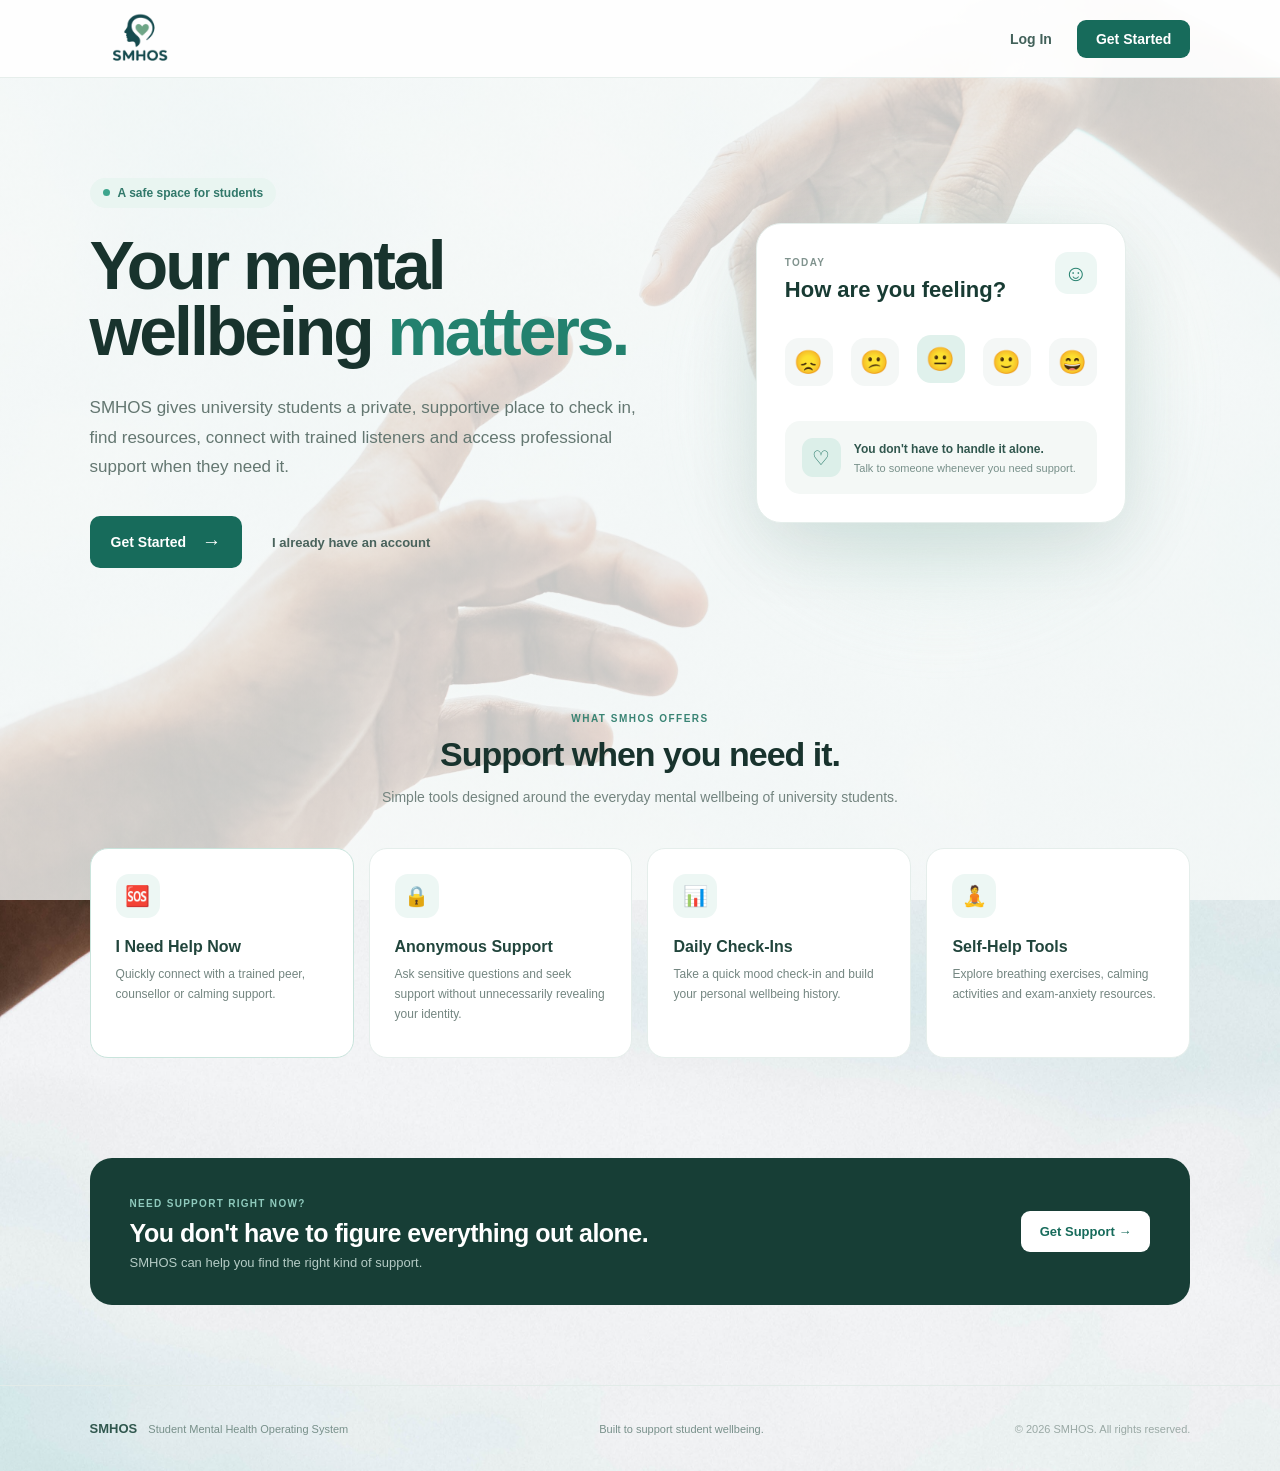
<file: index.html>
<!DOCTYPE html>
<html lang="en">
<head>
    <meta charset="UTF-8">
    <meta name="viewport" content="width=device-width, initial-scale=1.0">

    <title>SMHOS | Student Mental Health Operating System</title>

    <link rel="stylesheet" href="css/style.css">
</head>

<body>

    <!-- Navigation -->
    <header class="navbar">

        <div class="smhos-logo">
                <img src="assets/logo.png" alt="SMHOS Logo">
                </div>
        

        <div class="nav-actions">
            <a href="login.html" class="nav-login">Log In</a>
            <a href="register.html" class="nav-register">Get Started</a>
        </div>

    </header>


    <!-- Hero Section -->
    <main>

        <section class="hero">

            <div class="hero-content">

                <div class="welcome-badge">
                    <span class="pulse-dot"></span>
                    A safe space for students
                </div>

                <h2>
                    Your mental wellbeing
                    <span>matters.</span>
                </h2>

                <p>
                    SMHOS gives university students a private,
                    supportive place to check in, find resources,
                    connect with trained listeners and access
                    professional support when they need it.
                </p>

                <div class="hero-buttons">

                    <a href="register.html" class="primary-button">
                        Get Started
                        <span>→</span>
                    </a>

                    <a href="login.html" class="secondary-button">
                        I already have an account
                    </a>

                </div>

            </div>


            <!-- Wellness Card -->
            <div class="hero-card">

                <div class="card-glow"></div>

                <div class="wellness-card">

                    <div class="card-top">
                        <div>
                            <span class="small-label">TODAY</span>
                            <h3>How are you feeling?</h3>
                        </div>

                        <div class="smile-icon">☺</div>
                    </div>


                    <div class="mood-options">

                        <button>😞</button>
                        <button>😕</button>
                        <button class="selected">😐</button>
                        <button>🙂</button>
                        <button>😄</button>

                    </div>


                    <div class="support-card">

                        <div class="support-icon">♡</div>

                        <div>
                            <strong>You don't have to handle it alone.</strong>

                            <p>
                                Talk to someone whenever you need support.
                            </p>
                        </div>

                    </div>

                </div>

            </div>

        </section>


        <!-- Features -->
        <section class="features-section">

            <div class="section-heading">

                <span>WHAT SMHOS OFFERS</span>

                <h2>
                    Support when you need it.
                </h2>

                <p>
                    Simple tools designed around the everyday
                    mental wellbeing of university students.
                </p>

            </div>


            <div class="feature-grid">


                <div class="feature-card help-card">

                    <div class="feature-icon">🆘</div>

                    <h3>I Need Help Now</h3>

                    <p>
                        Quickly connect with a trained peer,
                        counsellor or calming support.
                    </p>

                </div>


                <div class="feature-card">

                    <div class="feature-icon">🔒</div>

                    <h3>Anonymous Support</h3>

                    <p>
                        Ask sensitive questions and seek support
                        without unnecessarily revealing your identity.
                    </p>

                </div>


                <div class="feature-card">

                    <div class="feature-icon">📊</div>

                    <h3>Daily Check-Ins</h3>

                    <p>
                        Take a quick mood check-in and build
                        your personal wellbeing history.
                    </p>

                </div>


                <div class="feature-card">

                    <div class="feature-icon">🧘</div>

                    <h3>Self-Help Tools</h3>

                    <p>
                        Explore breathing exercises, calming
                        activities and exam-anxiety resources.
                    </p>

                </div>

            </div>

        </section>


        <!-- Help Banner -->
        <section class="help-banner">

            <div>

                <span class="small-label">
                    NEED SUPPORT RIGHT NOW?
                </span>

                <h2>
                    You don't have to figure everything out alone.
                </h2>

                <p>
                    SMHOS can help you find the right kind of support.
                </p>

            </div>

            <a href="login.html" class="help-button">
                Get Support →
            </a>

        </section>

    </main>


    <!-- Footer -->
    <footer>

        <div class="footer-brand">
            <strong>SMHOS</strong>
            <span>Student Mental Health Operating System</span>
        </div>

        <p>
            Built to support student wellbeing.
        </p>

        <p class="copyright">
            © 2026 SMHOS. All rights reserved.
        </p>

    </footer>


</body>
</html>
</file>
<file: css/style.css>
/* =========================================
   SMHOS
   Student Mental Health Operating System
   ========================================= */


/* ---------- RESET ---------- */

* {
    margin: 0;
    padding: 0;
    box-sizing: border-box;
}


html {
    scroll-behavior: smooth;
}


body {
    font-family:
        Inter,
        -apple-system,
        BlinkMacSystemFont,
        "Segoe UI",
        sans-serif;

    background-image:
        linear-gradient(
            rgba(247, 250, 249, 0.78),
            rgba(247, 250, 249, 0.78)
        ),
        url("../assets/background.jpg");

    background-size: cover;
    background-position: center;
    background-attachment: fixed;
    background-repeat: no-repeat;

    color: #18332d;

    min-height: 100vh;
}


a {
    text-decoration: none;
    color: inherit;
}


button {
    font-family: inherit;
}


/* ---------- NAVIGATION ---------- */

.navbar {
    width: 100%;
    height: 78px;

    display: flex;
    align-items: center;
    justify-content: space-between;

    padding: 0 7%;

    background: rgba(255, 255, 255, 0.92);

    border-bottom: 1px solid #e6eeeb;

    position: relative;
    z-index: 10;
}


.brand {
    display: flex;
    align-items: center;
    gap: 11px;
}


.smhos-logo {
    display: flex;
    align-items: center;
}

.smhos-logo img {
    width: 100px;
    height: auto;
}



.nav-actions {
    display: flex;
    align-items: center;
    gap: 25px;
}


.nav-login {
    color: #42615a;

    font-size: 14px;
    font-weight: 600;
}


.nav-register {
    background: #176b5b;
    color: white;

    padding: 11px 19px;

    border-radius: 9px;

    font-size: 14px;
    font-weight: 600;

    transition: 0.2s;
}


.nav-register:hover {
    background: #125647;
}


/* ---------- HERO ---------- */

.hero {
    width: 86%;
    max-width: 1250px;

    min-height: 590px;

    margin: auto;

    display: grid;

    grid-template-columns: 1.05fr 0.95fr;

    align-items: center;

    gap: 50px;
}


.hero-content {
    padding: 65px 0;
}


.welcome-badge {
    display: inline-flex;

    align-items: center;

    gap: 8px;

    padding: 8px 13px;

    border-radius: 50px;

    background: #e9f5f1;

    color: #31786a;

    font-size: 12px;
    font-weight: 600;

    margin-bottom: 25px;
}


.pulse-dot {
    width: 7px;
    height: 7px;

    border-radius: 50%;

    background: #3da58d;
}


.hero h2 {
    max-width: 650px;

    font-size: clamp(45px, 5.3vw, 76px);

    line-height: 0.98;

    letter-spacing: -3px;

    font-weight: 750;
}


.hero h2 span {
    color: #23816e;
}


.hero-content > p {
    max-width: 590px;

    margin-top: 27px;

    color: #647771;

    font-size: 17px;

    line-height: 1.75;
}


.hero-buttons {
    display: flex;

    align-items: center;

    gap: 13px;

    margin-top: 34px;
}


.primary-button {
    display: inline-flex;

    align-items: center;
    justify-content: center;

    gap: 16px;

    background: #176b5b;

    color: white;

    padding: 15px 21px;

    border-radius: 10px;

    font-size: 14px;
    font-weight: 650;

    transition: 0.2s;
}


.primary-button:hover {
    background: #125647;
    transform: translateY(-1px);
}


.primary-button span {
    font-size: 19px;
}


.secondary-button {
    padding: 14px 17px;

    color: #49635c;

    font-size: 13px;
    font-weight: 600;
}


/* ---------- HERO CARD ---------- */

.hero-card {
    display: flex;

    justify-content: center;

    position: relative;
}


.card-glow {
    position: absolute;

    width: 350px;
    height: 350px;

    background: #dcefe9;

    border-radius: 50%;

    filter: blur(50px);

    opacity: 0.7;
}


.wellness-card {
    width: 370px;

    padding: 28px;

    position: relative;

    background: white;

    border: 1px solid #e5eeeb;

    border-radius: 25px;

    box-shadow:
        0 25px 70px rgba(30, 76, 67, 0.12);
}


.card-top {
    display: flex;

    align-items: flex-start;

    justify-content: space-between;
}


.small-label {
    color: #80938e;

    font-size: 10px;

    font-weight: 700;

    letter-spacing: 1.3px;
}


.card-top h3 {
    margin-top: 7px;

    font-size: 22px;

    color: #183b33;
}


.smile-icon {
    width: 42px;
    height: 42px;

    display: flex;

    align-items: center;
    justify-content: center;

    border-radius: 13px;

    background: #edf7f4;

    color: #25806e;

    font-size: 23px;
}


.mood-options {
    display: flex;

    justify-content: space-between;

    margin-top: 35px;
}


.mood-options button {
    width: 48px;
    height: 48px;

    border: none;

    background: #f4f7f6;

    border-radius: 14px;

    font-size: 23px;

    cursor: pointer;

    transition: 0.2s;
}


.mood-options button:hover,
.mood-options button.selected {
    background: #e0f1ec;

    transform: translateY(-3px);
}


.support-card {
    display: flex;

    align-items: center;

    gap: 13px;

    margin-top: 35px;

    padding: 17px;

    border-radius: 15px;

    background: #f4f8f6;
}


.support-icon {
    width: 39px;
    height: 39px;

    flex-shrink: 0;

    display: flex;

    align-items: center;
    justify-content: center;

    border-radius: 11px;

    background: #dcefe9;

    color: #207564;

    font-size: 20px;
}


.support-card strong {
    font-size: 12px;

    color: #31574e;
}


.support-card p {
    margin-top: 4px;

    color: #78908a;

    font-size: 11px;

    line-height: 1.4;
}


/* ---------- FEATURES ---------- */

.features-section {
    width: 86%;
    max-width: 1250px;

    margin: 40px auto 100px;
}


.section-heading {
    text-align: center;

    max-width: 620px;

    margin: auto;
}


.section-heading > span {
    color: #398474;

    font-size: 10px;

    font-weight: 800;

    letter-spacing: 1.5px;
}


.section-heading h2 {
    margin-top: 9px;

    font-size: 34px;

    letter-spacing: -1px;
}


.section-heading p {
    margin-top: 12px;

    color: #73847f;

    font-size: 14px;

    line-height: 1.6;
}


.feature-grid {
    display: grid;

    grid-template-columns:
        repeat(4, 1fr);

    gap: 15px;

    margin-top: 40px;
}


.feature-card {
    min-height: 210px;

    padding: 25px;

    background: white;

    border: 1px solid #e5eeeb;

    border-radius: 18px;

    transition: 0.2s;
}


.feature-card:hover {
    transform: translateY(-4px);

    box-shadow:
        0 15px 40px rgba(30, 76, 67, 0.08);
}


.feature-icon {
    width: 44px;
    height: 44px;

    display: flex;

    align-items: center;
    justify-content: center;

    border-radius: 13px;

    background: #edf7f4;

    font-size: 20px;

    margin-bottom: 20px;
}


.feature-card h3 {
    font-size: 16px;

    color: #21453c;
}


.feature-card p {
    margin-top: 9px;

    color: #748681;

    font-size: 12px;

    line-height: 1.65;
}


.help-card {
    border-color: #c9e4dc;
}


/* ---------- HELP BANNER ---------- */

.help-banner {
    width: 86%;
    max-width: 1250px;

    margin: 0 auto 80px;

    padding: 35px 40px;

    display: flex;

    align-items: center;
    justify-content: space-between;

    gap: 30px;

    background: #173e36;

    border-radius: 22px;

    color: white;
}


.help-banner .small-label {
    color: #8fcabd;
}


.help-banner h2 {
    margin-top: 8px;

    font-size: 25px;

    letter-spacing: -0.5px;
}


.help-banner p {
    margin-top: 7px;

    color: #b4cbc5;

    font-size: 13px;
}


.help-button {
    flex-shrink: 0;

    padding: 13px 19px;

    background: white;

    color: #176b5b;

    border-radius: 9px;

    font-size: 13px;

    font-weight: 700;
}


/* ---------- FOOTER ---------- */

footer {
    padding: 35px 7%;

    border-top: 1px solid #e2ebe8;

    display: flex;

    align-items: center;
    justify-content: space-between;

    gap: 20px;

    color: #78908a;

    font-size: 11px;
}


.footer-brand strong {
    color: #30574e;

    font-size: 13px;
}


.footer-brand span {
    margin-left: 8px;
}


.copyright {
    color: #9aa9a5;
}


/* ---------- MOBILE ---------- */

@media (max-width: 850px) {

    .navbar {
        padding: 0 5%;

        height: 70px;
    }


    .nav-actions {
        gap: 12px;
    }


    .nav-login {
        display: none;
    }


    .hero {
        width: 90%;

        grid-template-columns: 1fr;

        gap: 20px;

        text-align: center;
    }


    .hero-content {
        padding: 55px 0 25px;
    }


    .hero-content > p {
        margin-left: auto;
        margin-right: auto;

        font-size: 15px;
    }


    .hero-buttons {
        justify-content: center;

        flex-wrap: wrap;
    }


    .hero-card {
        padding-bottom: 50px;
    }


    .feature-grid {
        grid-template-columns: 1fr 1fr;
    }


    .help-banner {
        flex-direction: column;

        text-align: center;
    }


    footer {
        flex-direction: column;

        text-align: center;
    }

}


@media (max-width: 520px) {

    .brand span {
        display: none;
    }


    .hero h2 {
        font-size: 47px;

        letter-spacing: -2px;
    }


    .wellness-card {
        width: 100%;

        padding: 22px;
    }


    .mood-options button {
        width: 43px;
        height: 43px;

        font-size: 20px;
    }


    .feature-grid {
        grid-template-columns: 1fr;
    }


    .features-section,
    .help-banner {
        width: 90%;
    }

}







/* ================================
   AUTHENTICATION PAGES
================================ */

.auth-page {
    min-height: calc(100vh - 80px);

    display: flex;
    justify-content: center;
    align-items: center;

    padding: 40px 20px;
}


.auth-card {
    width: 100%;
    max-width: 500px;

    background: rgba(255, 255, 255, 0.95);

    border-radius: 24px;

    padding: 40px;

    box-shadow: 0 20px 60px rgba(24, 51, 45, 0.12);
}


.auth-header {
    text-align: center;

    margin-bottom: 30px;
}


.smhos-logo {
    display: flex;
    align-items: center;
}

.smhos-logo img {
    width: 100px;
    height: auto;
}


.auth-header h1 {
    margin-bottom: 10px;

    font-size: 30px;

    color: #18332d;
}


.auth-header p {
    color: #6d817b;

    line-height: 1.6;

    font-size: 15px;
}


.form-group {
    margin-bottom: 20px;
}


.form-group label {
    display: block;

    margin-bottom: 8px;

    font-size: 14px;

    font-weight: 600;

    color: #18332d;
}


.form-group input {
    width: 100%;

    padding: 14px 16px;

    border: 1px solid #dce7e3;

    border-radius: 12px;

    font-size: 15px;

    font-family: inherit;

    background: #f9fbfa;

    color: #18332d;

    outline: none;

    transition: 0.2s;
}


.form-group input:focus {
    border-color: #18332d;

    background: white;

    box-shadow: 0 0 0 3px rgba(24, 51, 45, 0.08);
}


.auth-button {
    width: 100%;

    border: none;

    border-radius: 12px;

    padding: 15px;

    background: #18332d;

    color: white;

    font-size: 16px;

    font-weight: 600;

    cursor: pointer;

    transition: 0.2s;
}


.auth-button:hover {
    transform: translateY(-1px);

    background: #24483f;
}


.form-message {
    display: none;

    margin-bottom: 18px;

    padding: 12px 14px;

    border-radius: 10px;

    font-size: 14px;

    line-height: 1.5;
}


.form-message.error {
    display: block;

    background: #fff1f1;

    color: #a52a2a;
}


.form-message.success {
    display: block;

    background: #eefaf3;

    color: #26734d;
}


.auth-footer {
    text-align: center;

    margin-top: 25px;

    padding-top: 20px;

    border-top: 1px solid #edf2f0;
}


.auth-footer p {
    margin: 0;

    color: #6d817b;

    font-size: 14px;
}


.auth-footer a {
    color: #18332d;

    font-weight: 600;

    text-decoration: none;
}


.auth-footer a:hover {
    text-decoration: underline;
}


.nav-index {
    display: inline-block;
    text-align: center;
    background-color: #125647;
}

/* Mobile */

@media (max-width: 600px) {

    .auth-card {
        padding: 28px 20px;

        border-radius: 18px;
    }

    .auth-header h1 {
        font-size: 25px;
    }

}






/* =========================================================
   PEER REQUEST CARDS
   ========================================================= */

.peer-request-card {
    padding: 22px;
    background: #ffffff;
    border-bottom: 1px solid #e5ece8;
}

.peer-request-card:last-child {
    border-bottom: none;
}

.peer-request-card-top {
    display: flex;
    align-items: flex-start;
    justify-content: space-between;
    gap: 15px;
    margin-bottom: 20px;
}

.request-label {
    display: block;
    margin-bottom: 5px;
    color: #789087;
    font-size: 9px;
    font-weight: 800;
    letter-spacing: 1.3px;
}

.peer-request-card h3 {
    margin: 0;
    font-size: 18px;
}

.request-status-badge {
    padding: 6px 10px;
    border-radius: 20px;
    background: #eef5f1;
    color: #39735a;
    font-size: 11px;
    font-weight: 700;
}

.peer-request-details {
    display: grid;
    grid-template-columns: repeat(3, 1fr);
    gap: 10px;
    margin-bottom: 18px;
}

.request-detail {
    padding: 12px;
    border-radius: 10px;
    background: #f6f9f7;
}

.request-detail span {
    display: block;
    margin-bottom: 5px;
    color: #83918b;
    font-size: 10px;
}

.request-detail strong {
    display: block;
    color: #294b3c;
    font-size: 13px;
}

.peer-request-message {
    margin-bottom: 18px;
}

.peer-request-message > span {
    display: block;
    margin-bottom: 7px;
    color: #789087;
    font-size: 11px;
    font-weight: 700;
}

.peer-request-message p {
    margin: 0;
    padding: 13px;
    border-radius: 10px;
    background: #f7faf8;
    color: #52645c;
    font-size: 13px;
    line-height: 1.6;
}

.peer-accept-request {
    width: 100%;
    padding: 12px 18px;
    border: none;
    border-radius: 10px;
    background: #1f5944;
    color: #ffffff;
    font-size: 13px;
    font-weight: 700;
    cursor: pointer;
}

.peer-accept-request:hover {
    opacity: 0.92;
}


@media (max-width: 600px) {

    .peer-request-card {
        padding: 18px;
    }

    .peer-request-details {
        grid-template-columns: 1fr;
    }

    .peer-request-card-top {
        gap: 10px;
    }

}
</file>
